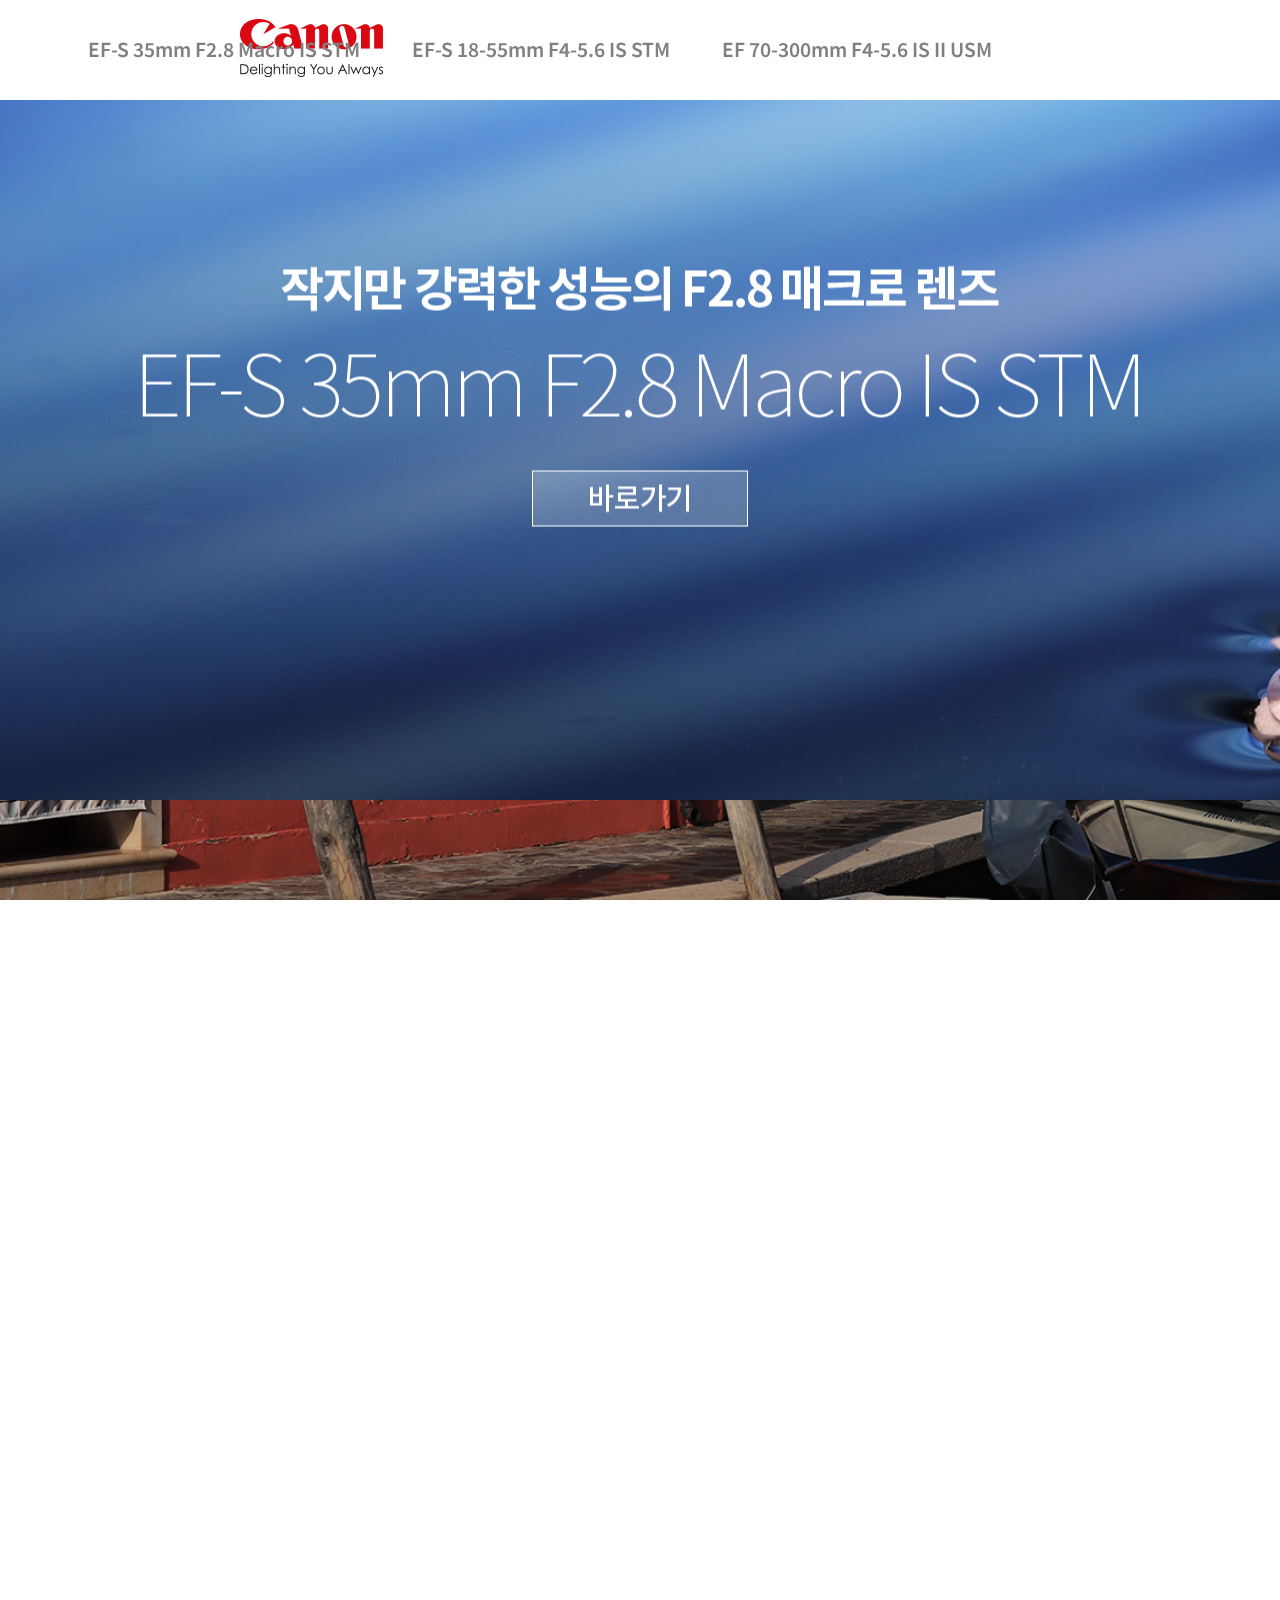
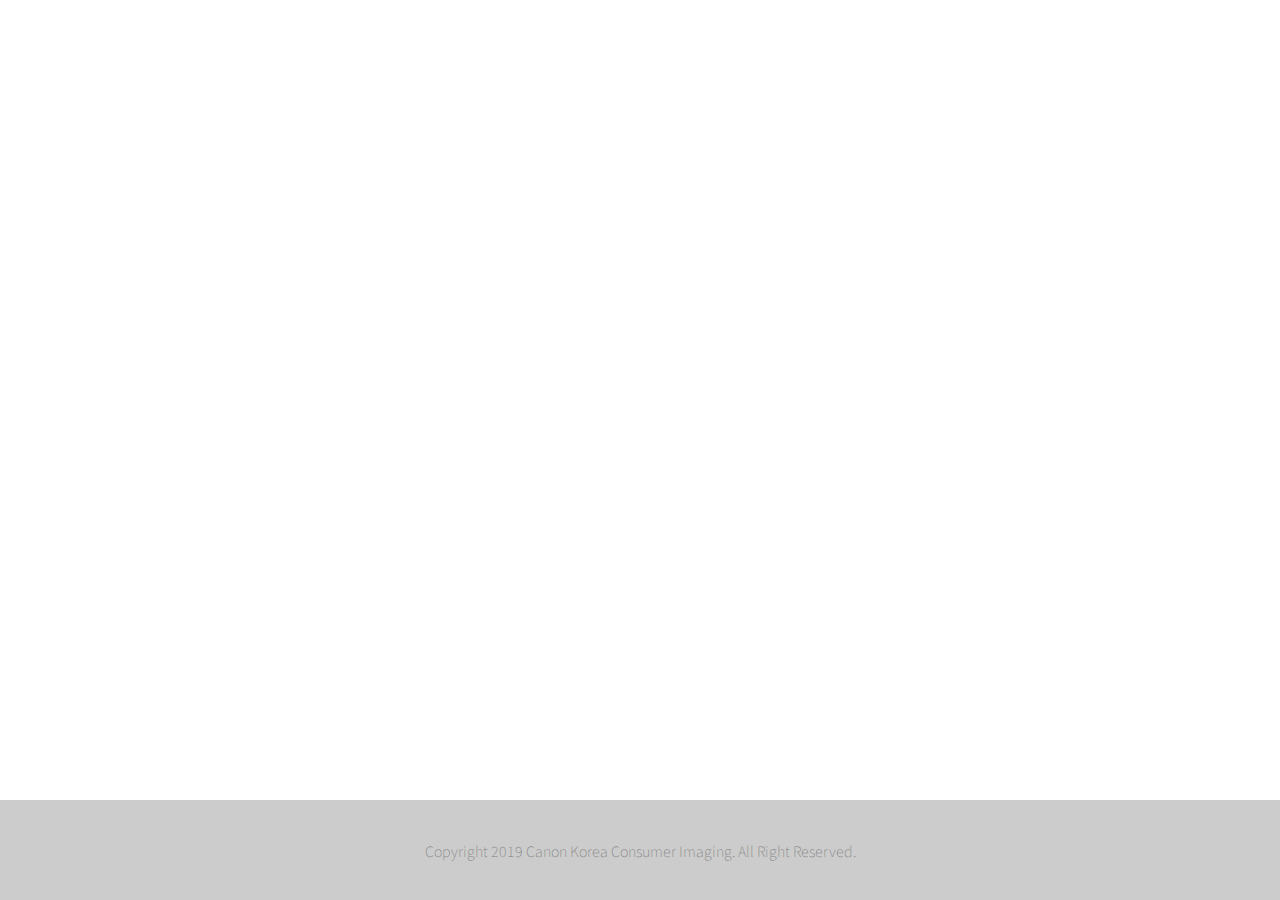
<file: index.html>
<!DOCTYPE html>
<html lang="kr" dir="ltr">
  <head>
    <meta charset="utf-8">
    <link href="https://fonts.googleapis.com/css?family=Noto+Sans+KR" rel="stylesheet">
    <title></title>
    <style>
      body, h1 {
        margin: 0px;
      }
      #scene{
        height: 800px;
        overflow: hidden;
        background-size: cover;
        background-attachment:fixed;
    }
      .one{background-image: url(images/index_07.png);}
      .two{background-image: url(images/index_08.png);}
      .three{background-image: url(images/index_09.png);}
      #scene h1{
        position: relative;
        left: 50%;
        top: 50%;
        transform: translateX(-50%) translateY(-50%);
        text-align: center;
      }
      /*--푸터적용--*/
        footer{height: 100px;
        background-color: rgba(0, 0, 0, 0.2);
      }
      .footer{
        position: relative;
        left: 50%;
        top: 50%;
        transform: translateX(-50%) translateY(-50%);
        text-align: center;
        font-family: 'Noto Sans KR', sans-serif;
        font-size: 0.9rem; font-weight: 100; color: gray;
      }
      /*--네이게이션 처리--*/
      .wrap{
        border: 0px solid red;
        height: 100px; width: 100%; position: fixed;
        background-color: white; z-index: 10;
      }
      .logo{
        border: 0px solid blue;
        display: inline-block;
        margin-left: 240px;
      }
      .nav{
        border: 0px solid green;
        position: fixed; right: 240px;
        top: 35px; display: inline-block;
        font-family: 'Noto Sans KR', sans-serif;
        font-size: 1.2rem; font-weight: 600; color: gray;
      }
      .space{
        margin-left: 3rem;
      }
      a, a:link :visited :active{
        text-decoration: none;
        color: gray;
      }
      a:hover{
        color: red;
      }
    </style>
  </head>
  <body>
    <nav class="wrap">
      <div class="logo">
        <img src="images/index_02.png">
      </div>
      <div class="nav">
        <a href="p01.html">EF-S 35mm F2.8 Macro IS STM</a>
        <span class="space"></span>
        <a href="p02.html">EF-S 18-55mm F4-5.6 IS STM</a>
        <span class="space"></span>
        <a href="p03.html">EF 70-300mm F4-5.6 IS II USM</a>
        <span class="space"></span>
      </div>
    </nav>
      <section id="scene" class="one">
        <h1><a href="p01.html"><img src="images/t01.png"></a></h1>
      </section>
      <section id="scene" class="two">
        <h1><a href="p02.html"><img src="images/t02.png"></a></h1>
      </section>
      <section id="scene" class="three">
        <h1><a href="p03.html"><img src="images/t03.png"></a></h1>
      </section>
        <footer>
          <div class="footer">Copyright 2019 Canon Korea Consumer Imaging. All Right Reserved.</div>
        </footer>
  </body>
</html>
</file>
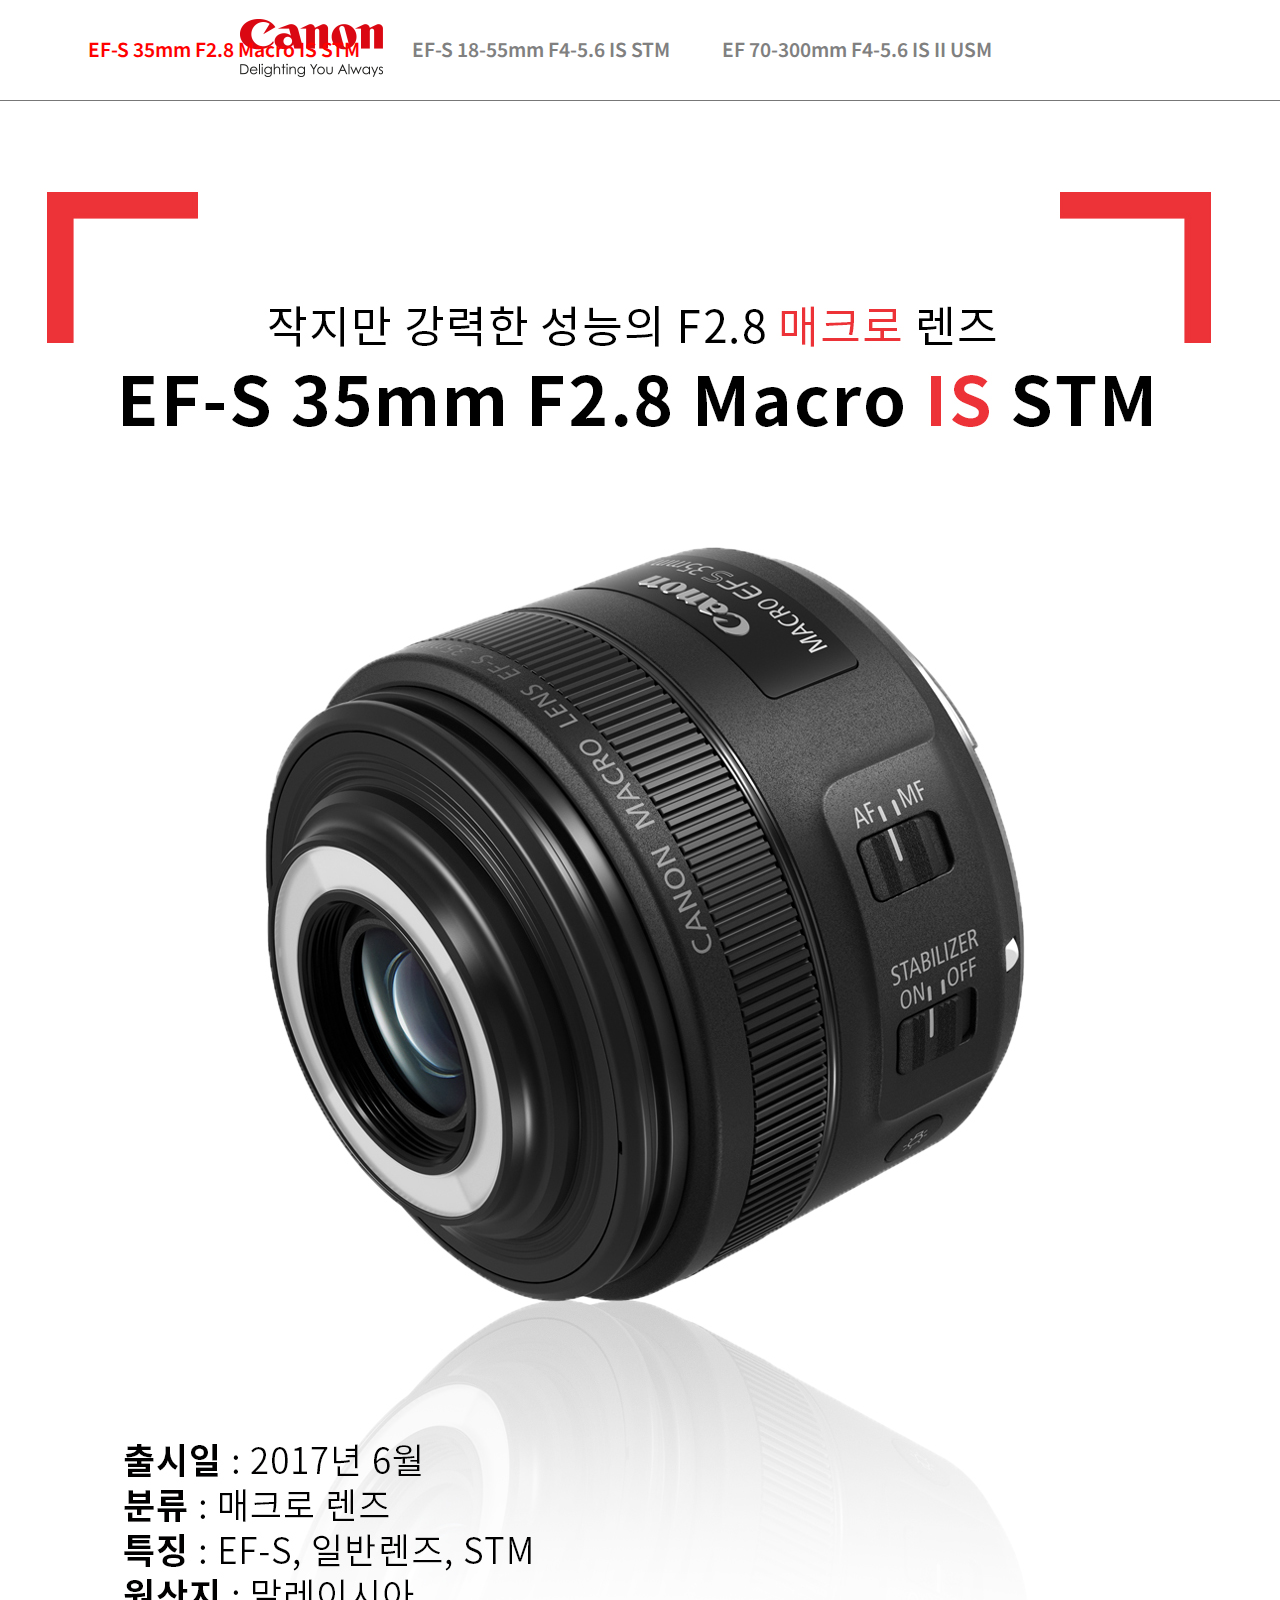
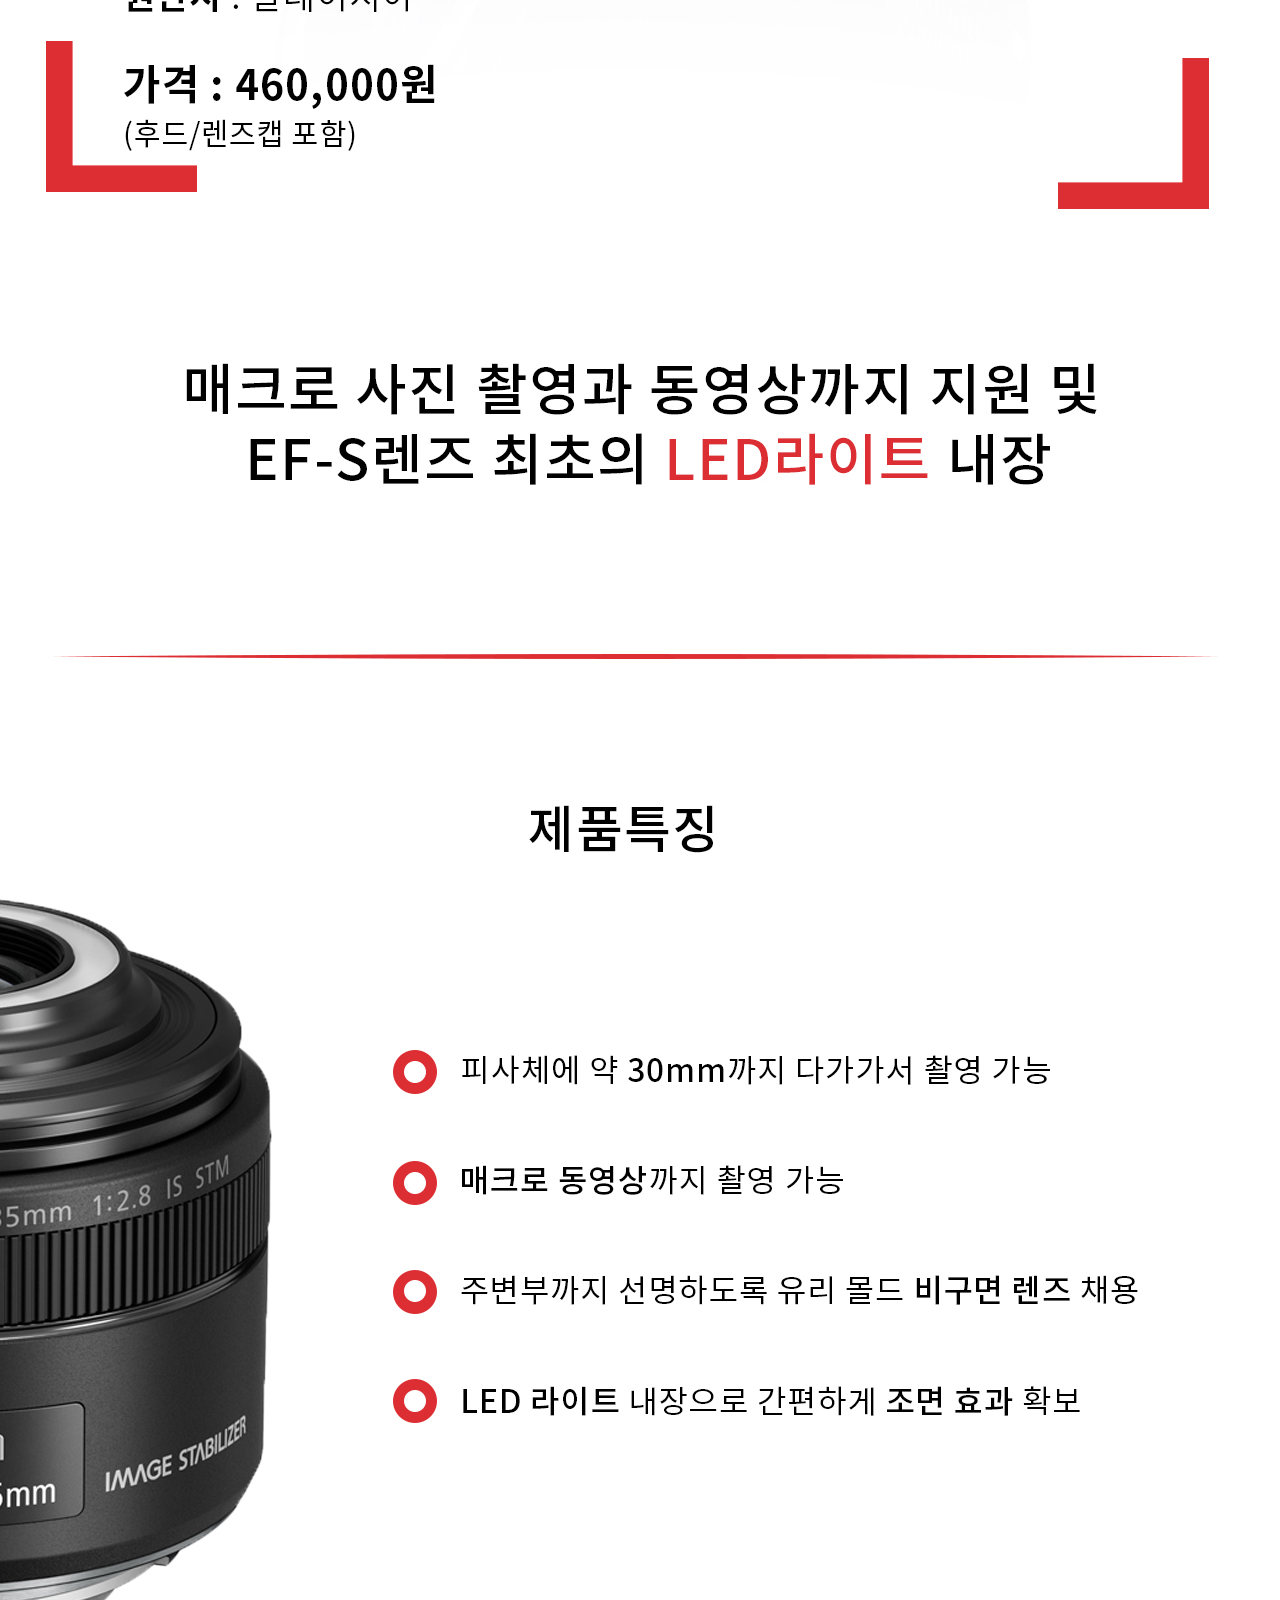
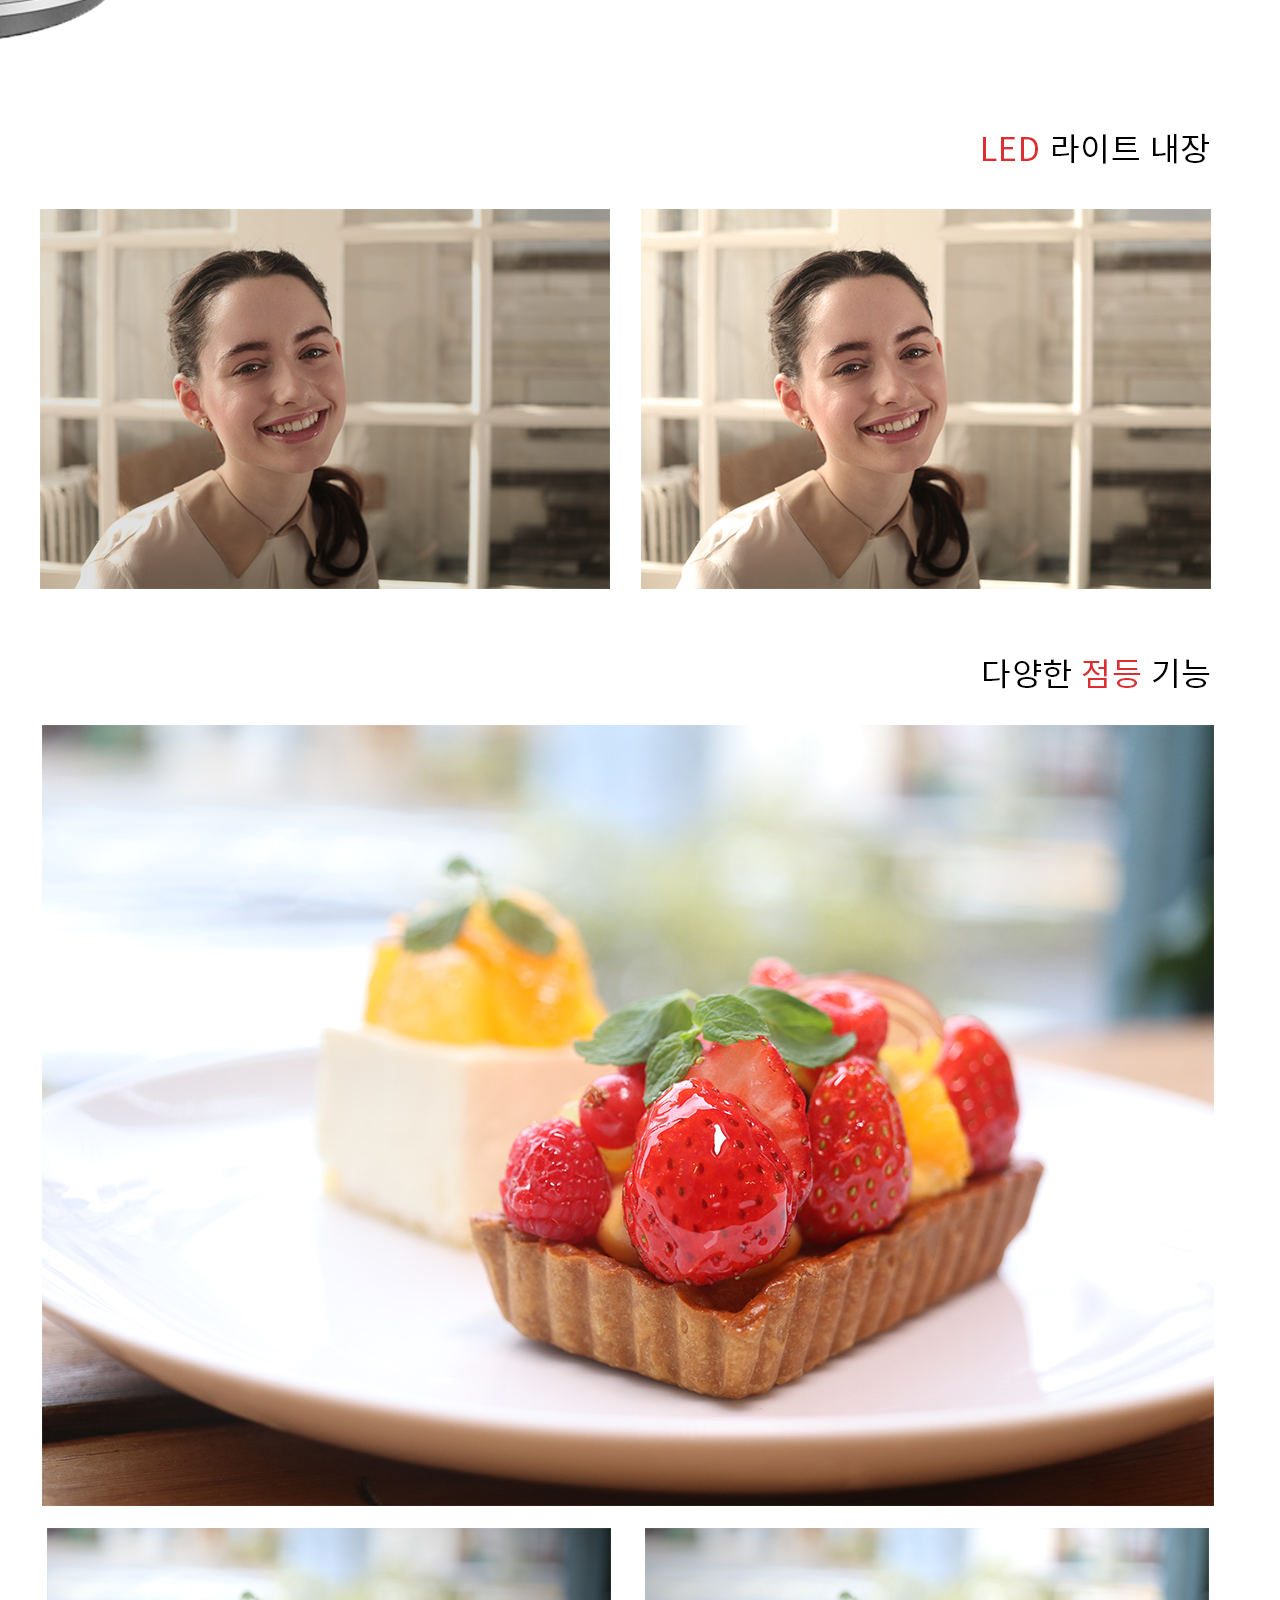
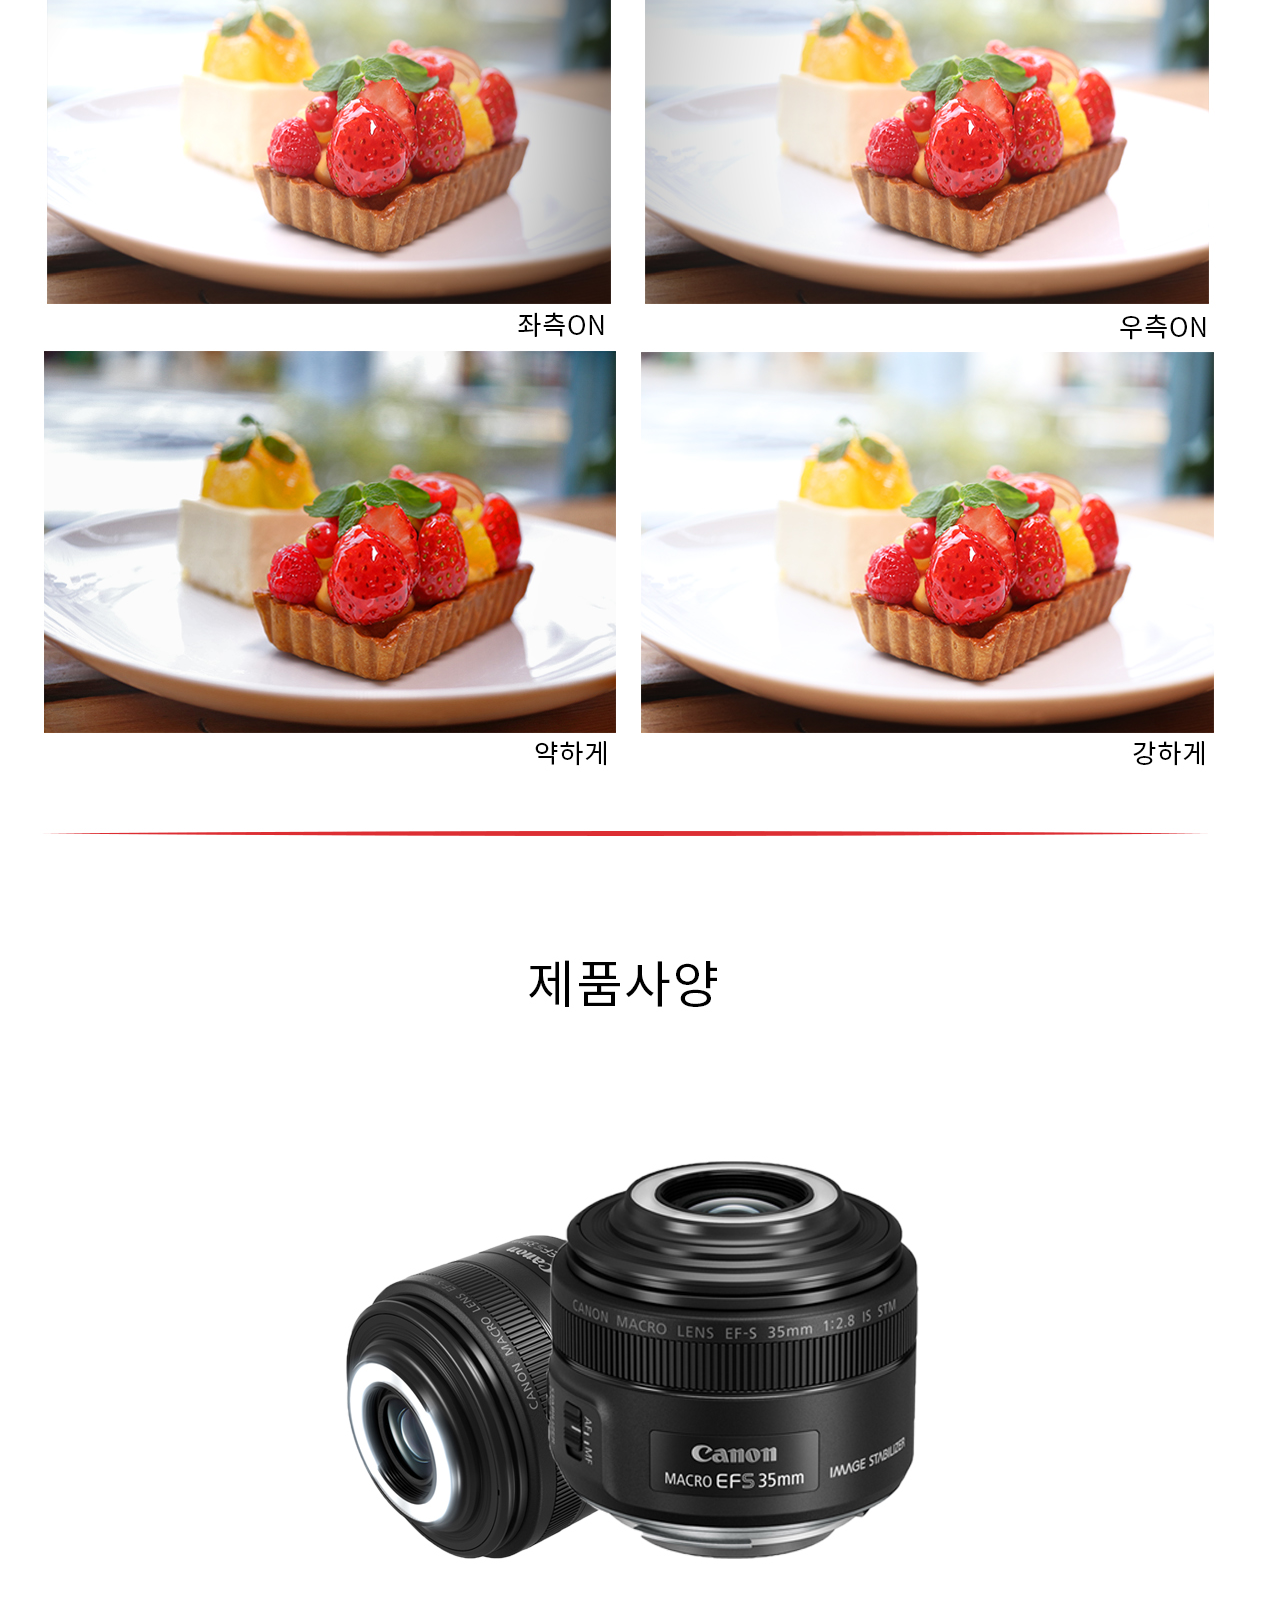
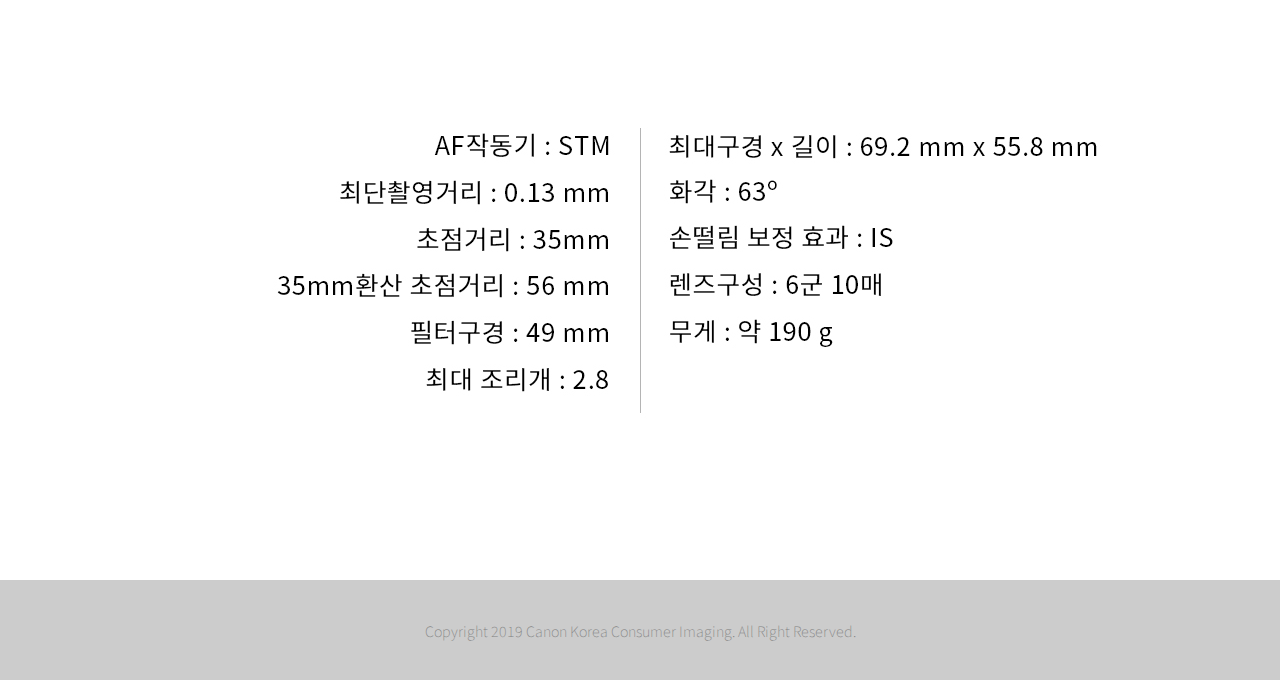
<file: p01.html>
<!DOCTYPE html>
<html lang="kr" dir="ltr">
  <head>
    <meta charset="utf-8">
    <link rel="stylesheet" href="css.css">
    <link href="https://fonts.googleapis.com/css?family=Noto+Sans+KR" rel="stylesheet">
    <title></title>
  </head>
  <body>
    <nav class="wrap">
      <div class="logo">
        <a href="index.html"><img src="images/index_02.png"></a>

      </div>
      <div class="nav">
        <a href="p01.html" style="color:red">EF-S 35mm F2.8 Macro IS STM</a>
        <span class="space"></span>
        <a href="p02.html">EF-S 18-55mm F4-5.6 IS STM</a>
        <span class="space"></span>
        <a href="p03.html">EF 70-300mm F4-5.6 IS II USM</a>
        <span class="space"></span>
      </div>
    </nav>

    <section class="bodywrap">
      <div class="page">
        <img src="images/01.jpg">
      </div>
    </section>

        <footer>
          <div class="footer">Copyright 2019 Canon Korea Consumer Imaging. All Right Reserved.</div>
        </footer>
  </body>
</html>
</file>
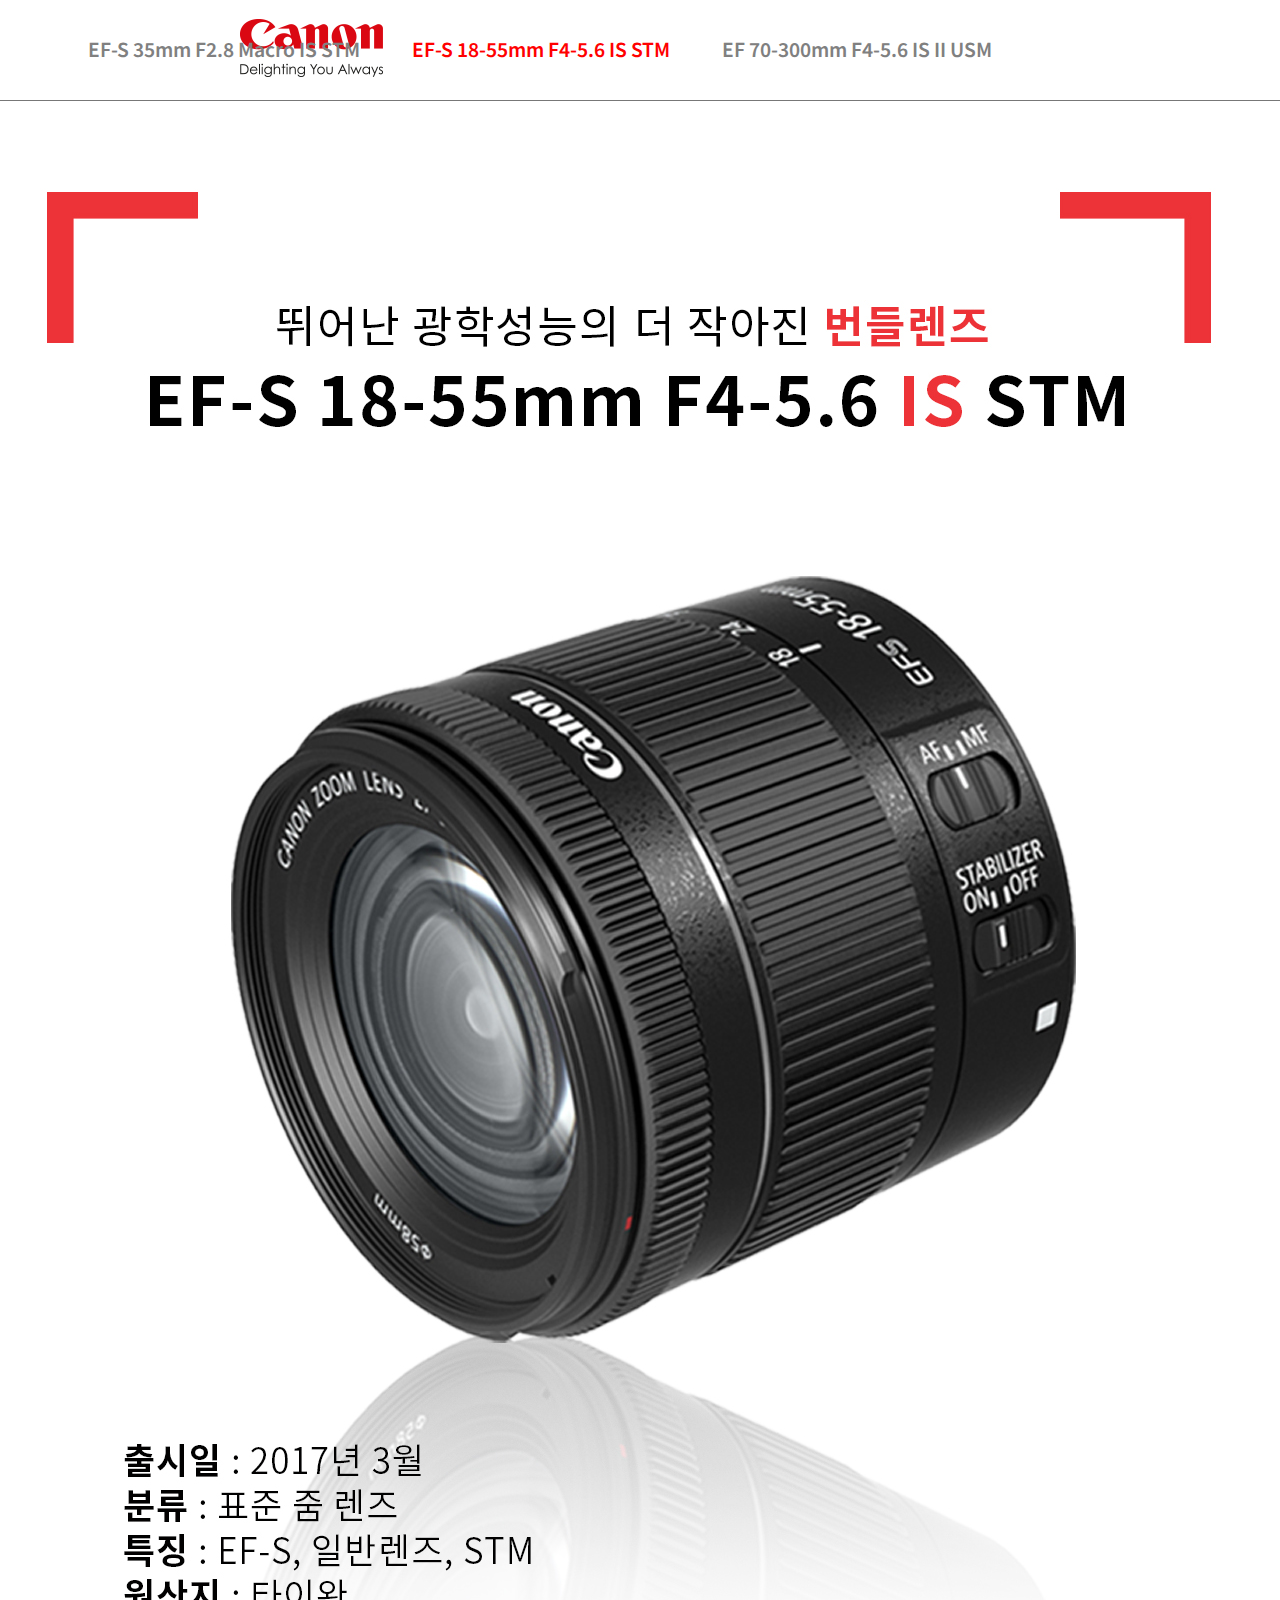
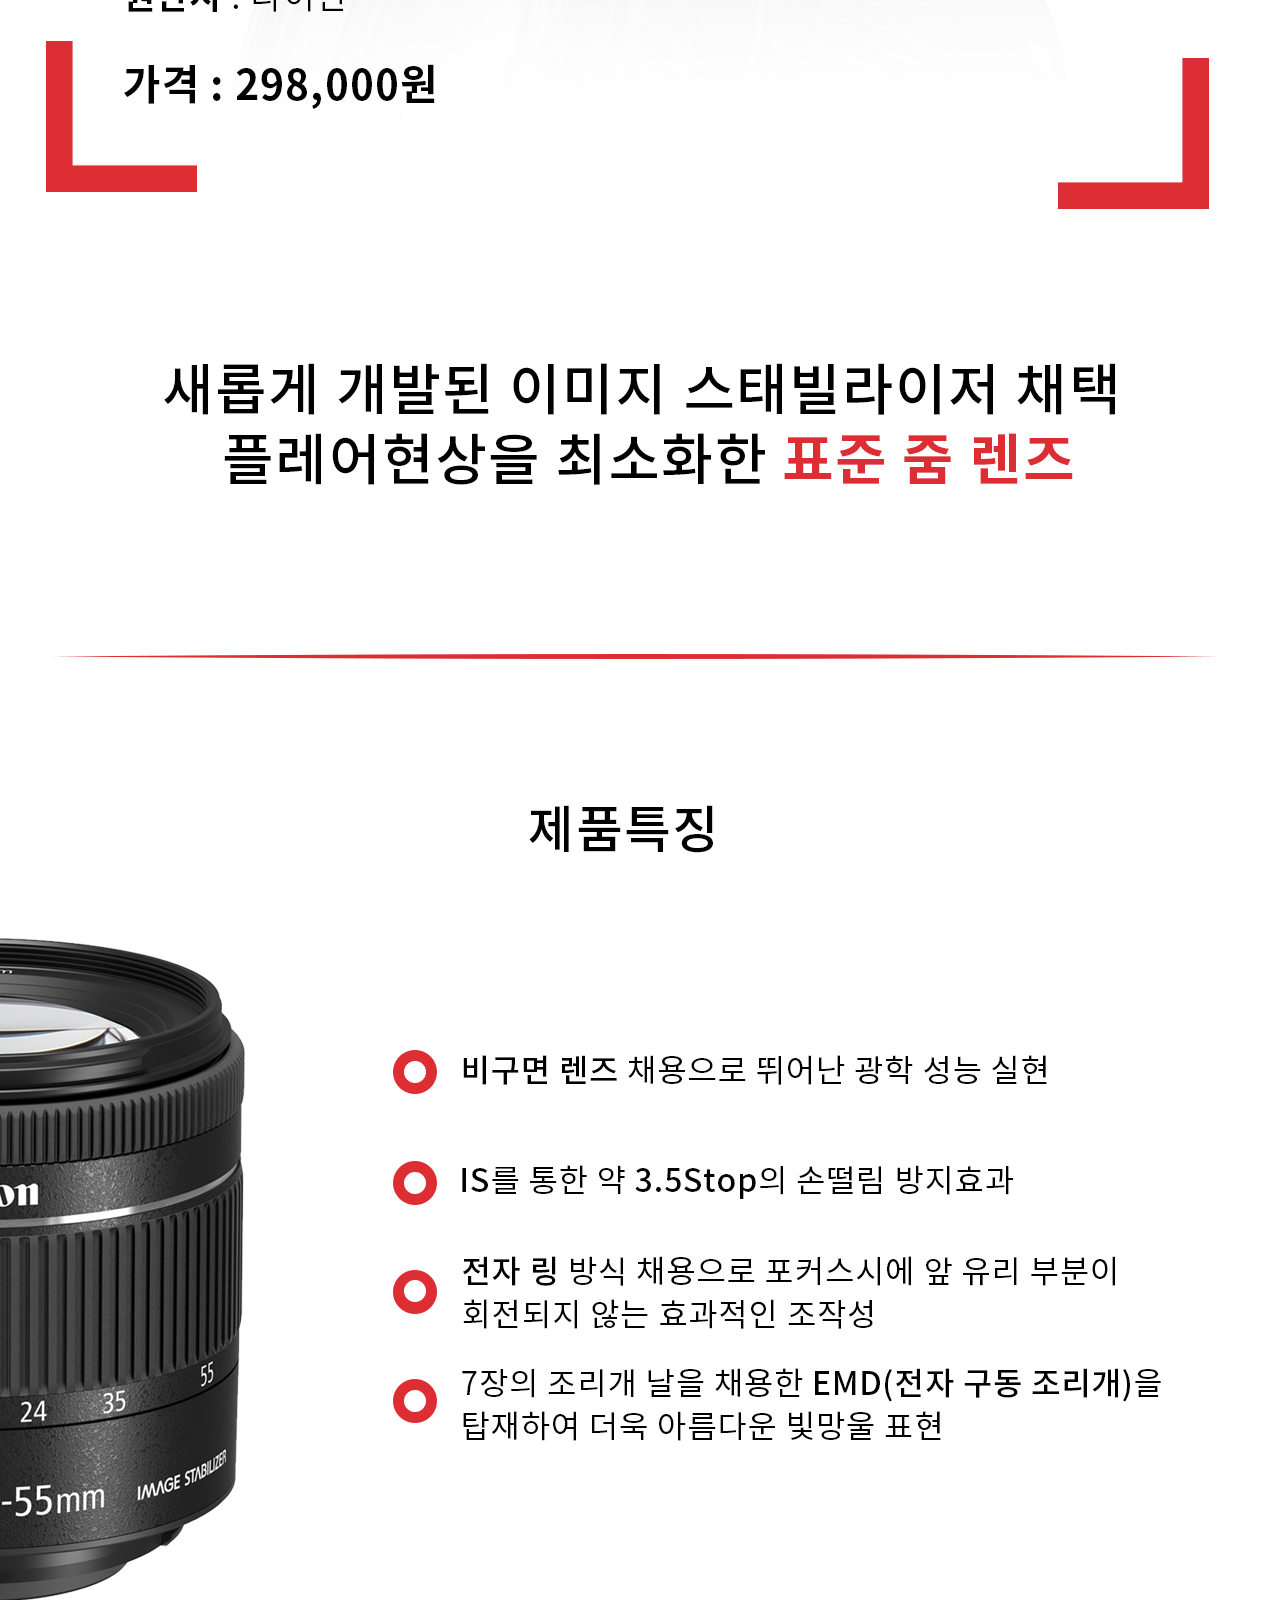
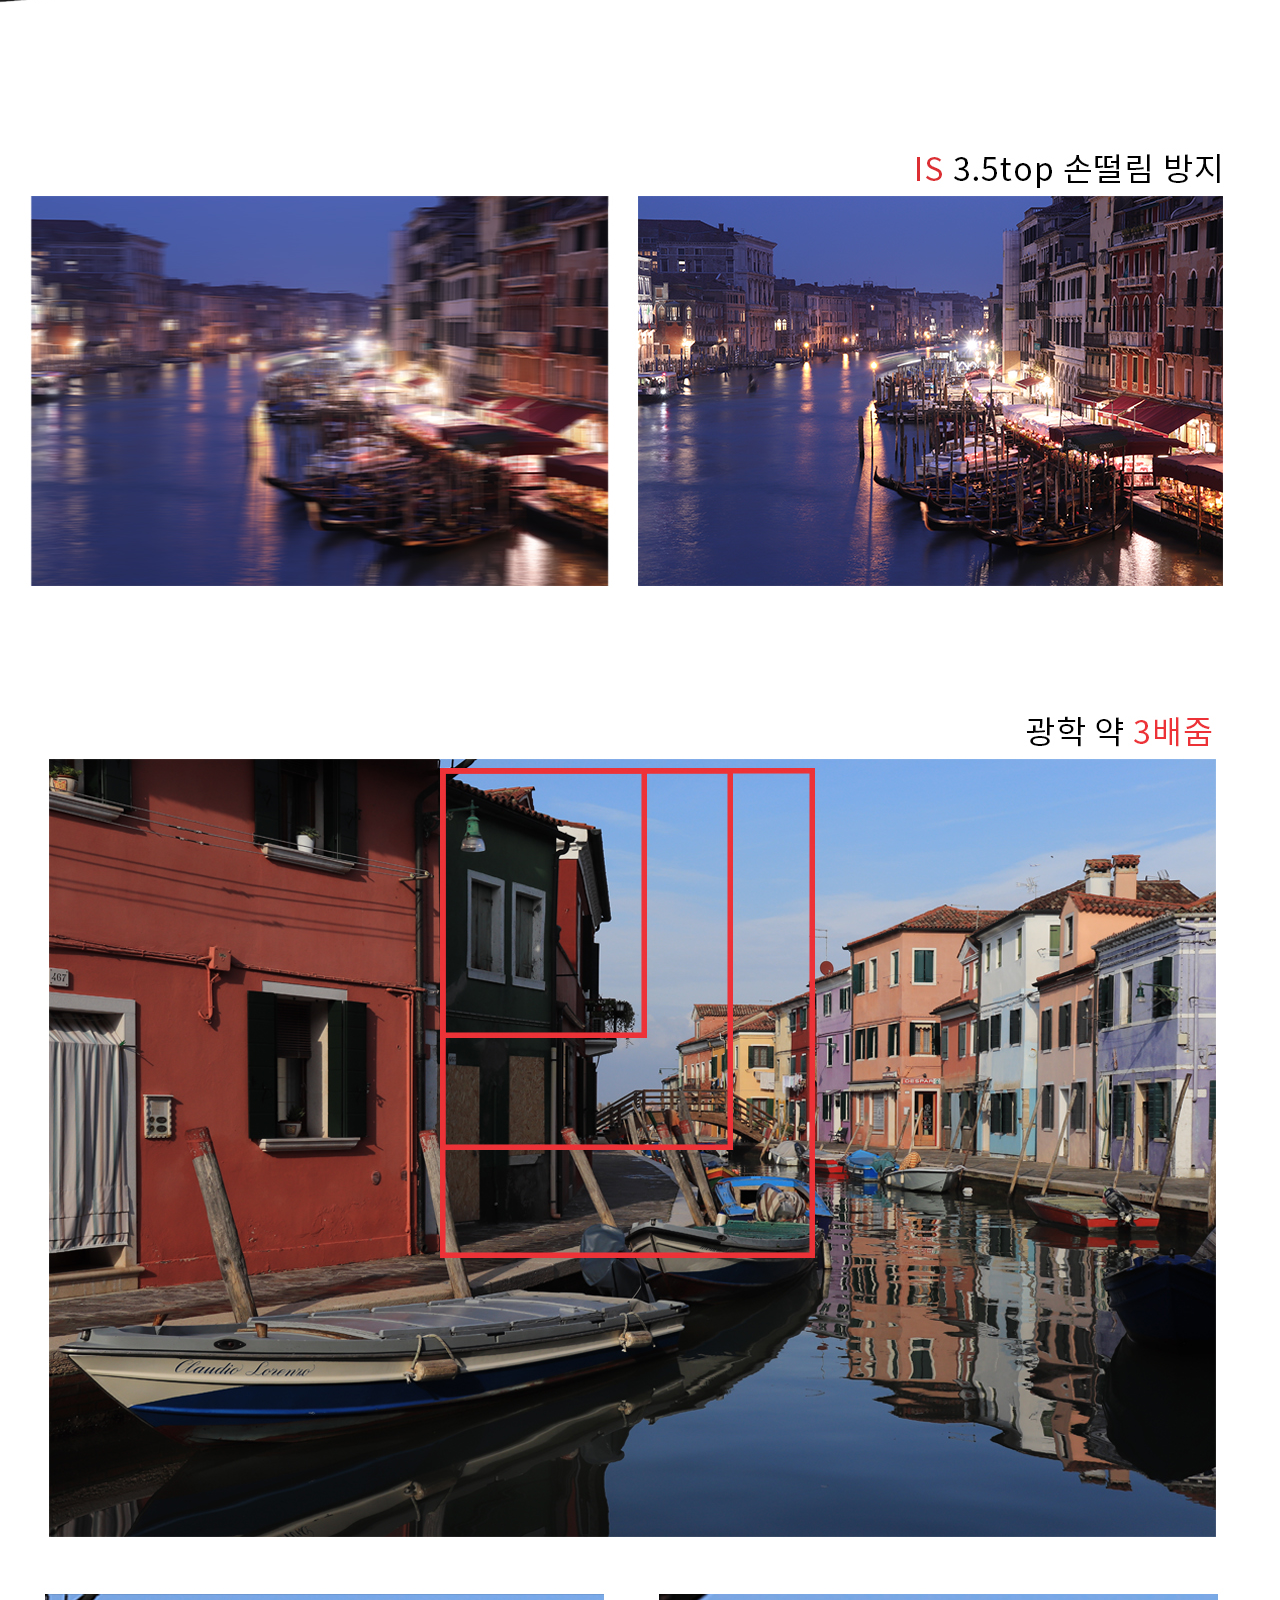
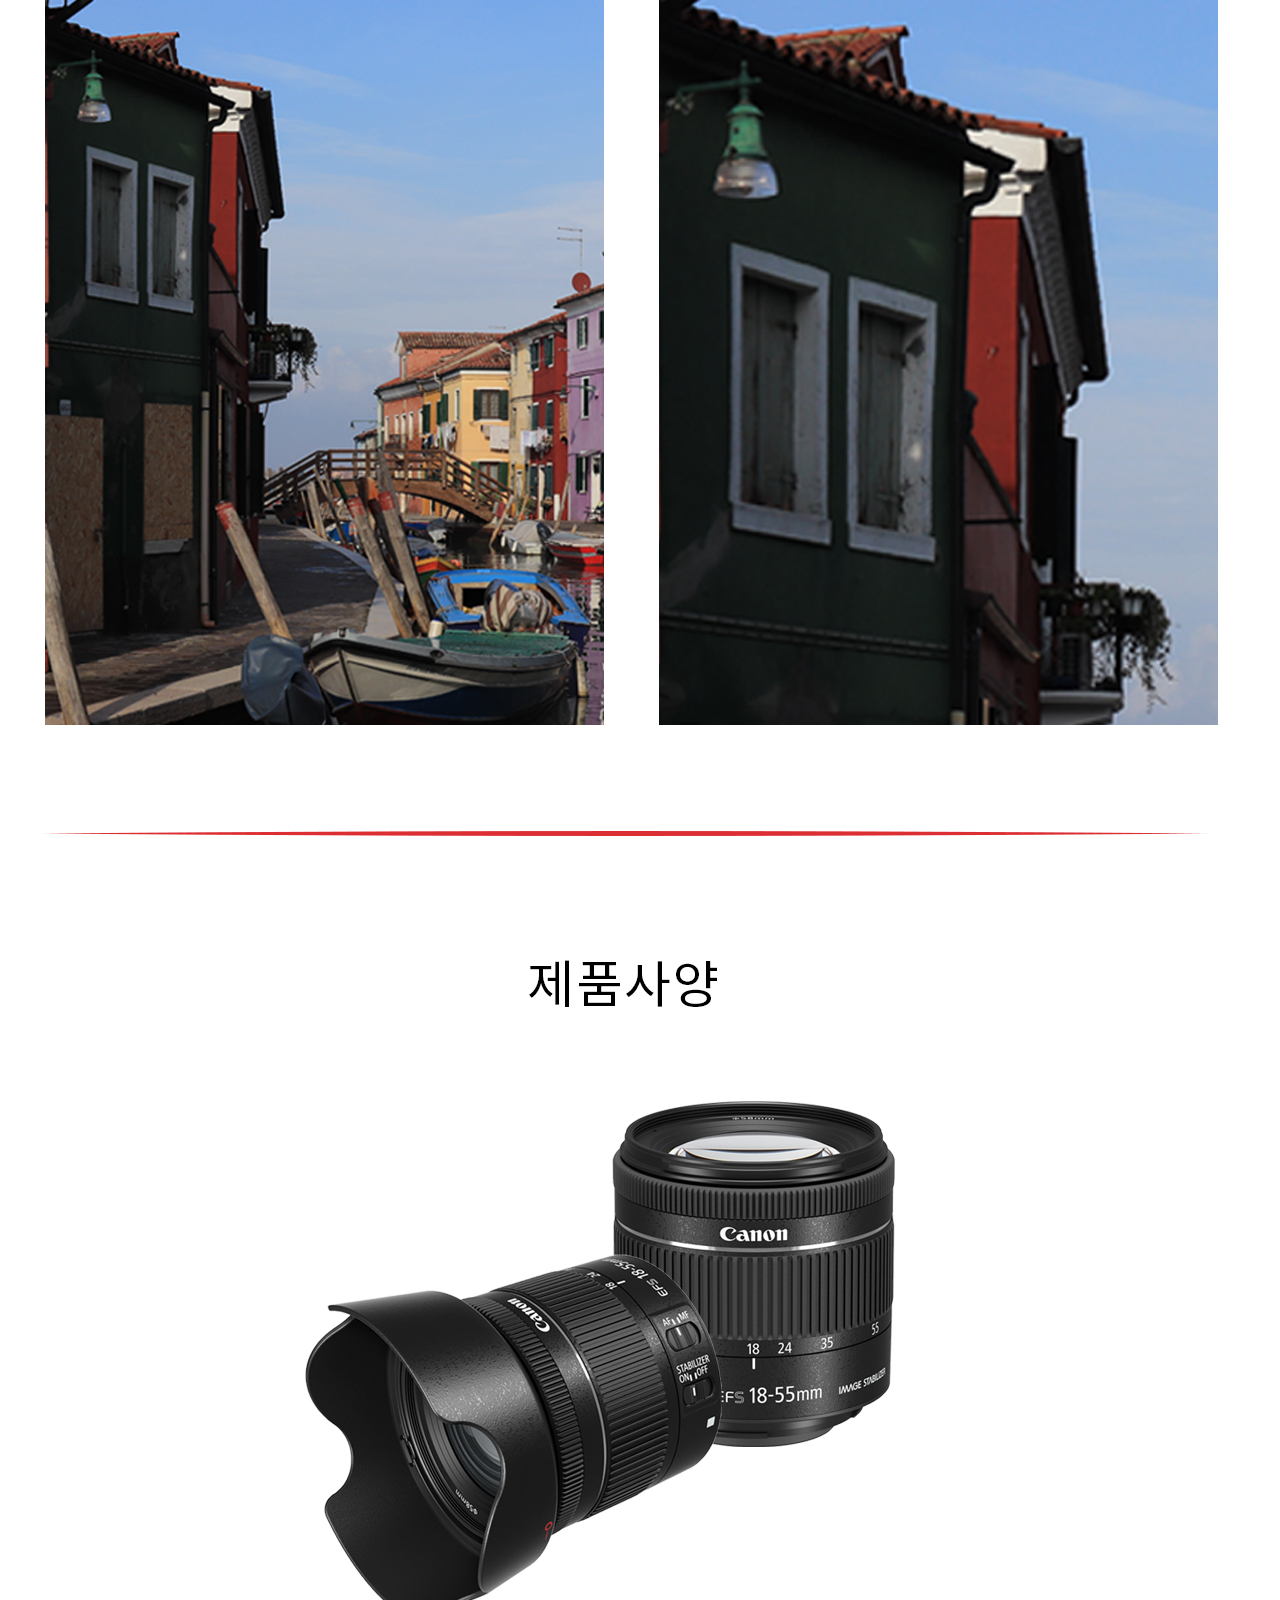
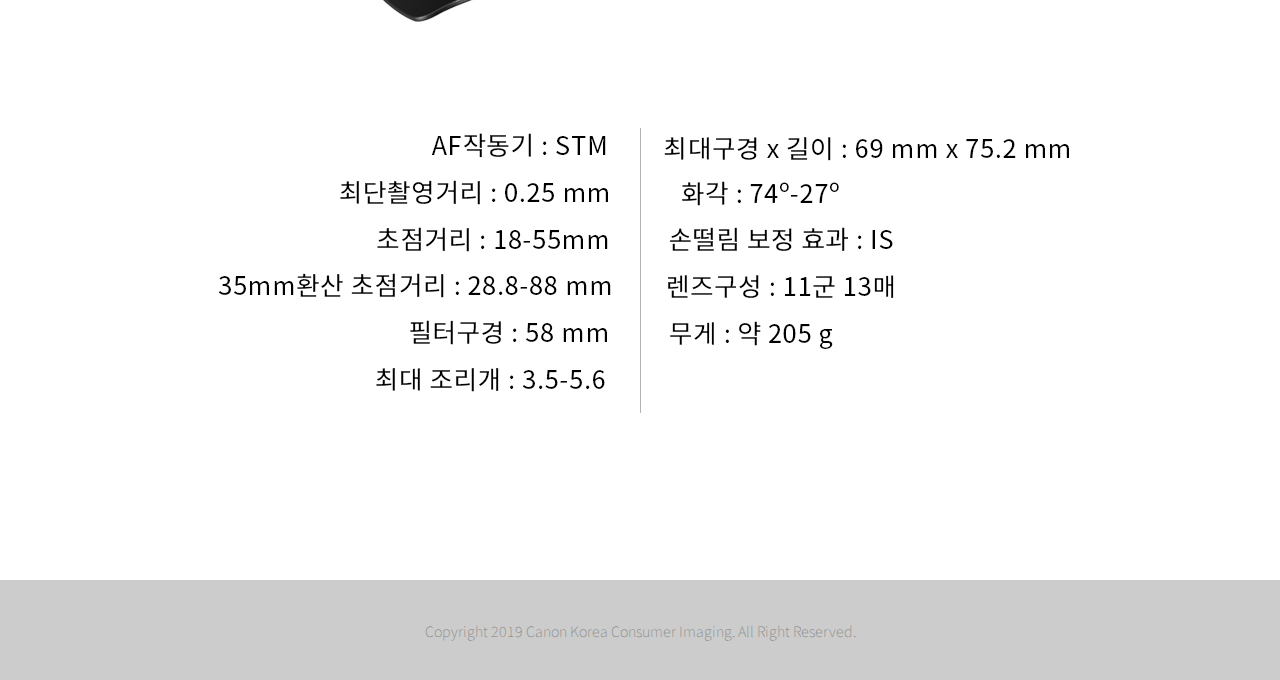
<file: p02.html>
<!DOCTYPE html>
<html lang="kr" dir="ltr">
  <head>
    <meta charset="utf-8">
    <link rel="stylesheet" href="css.css">
    <link href="https://fonts.googleapis.com/css?family=Noto+Sans+KR" rel="stylesheet">
    <title></title>
  </head>
  <body>
    <nav class="wrap">
      <div class="logo">
        <a href="index.html"><img src="images/index_02.png"></a>

      </div>
      <div class="nav">
        <a href="p01.html">EF-S 35mm F2.8 Macro IS STM</a>
        <span class="space"></span>
        <a href="p02.html" style="color:red">EF-S 18-55mm F4-5.6 IS STM</a>
        <span class="space"></span>
        <a href="p03.html">EF 70-300mm F4-5.6 IS II USM</a>
        <span class="space"></span>
      </div>
    </nav>

    <section class="bodywrap">
      <div class="page">
        <img src="images/02.jpg">
      </div>
    </section>

        <footer>
          <div class="footer">Copyright 2019 Canon Korea Consumer Imaging. All Right Reserved.</div>
        </footer>
  </body>
</html>
</file>
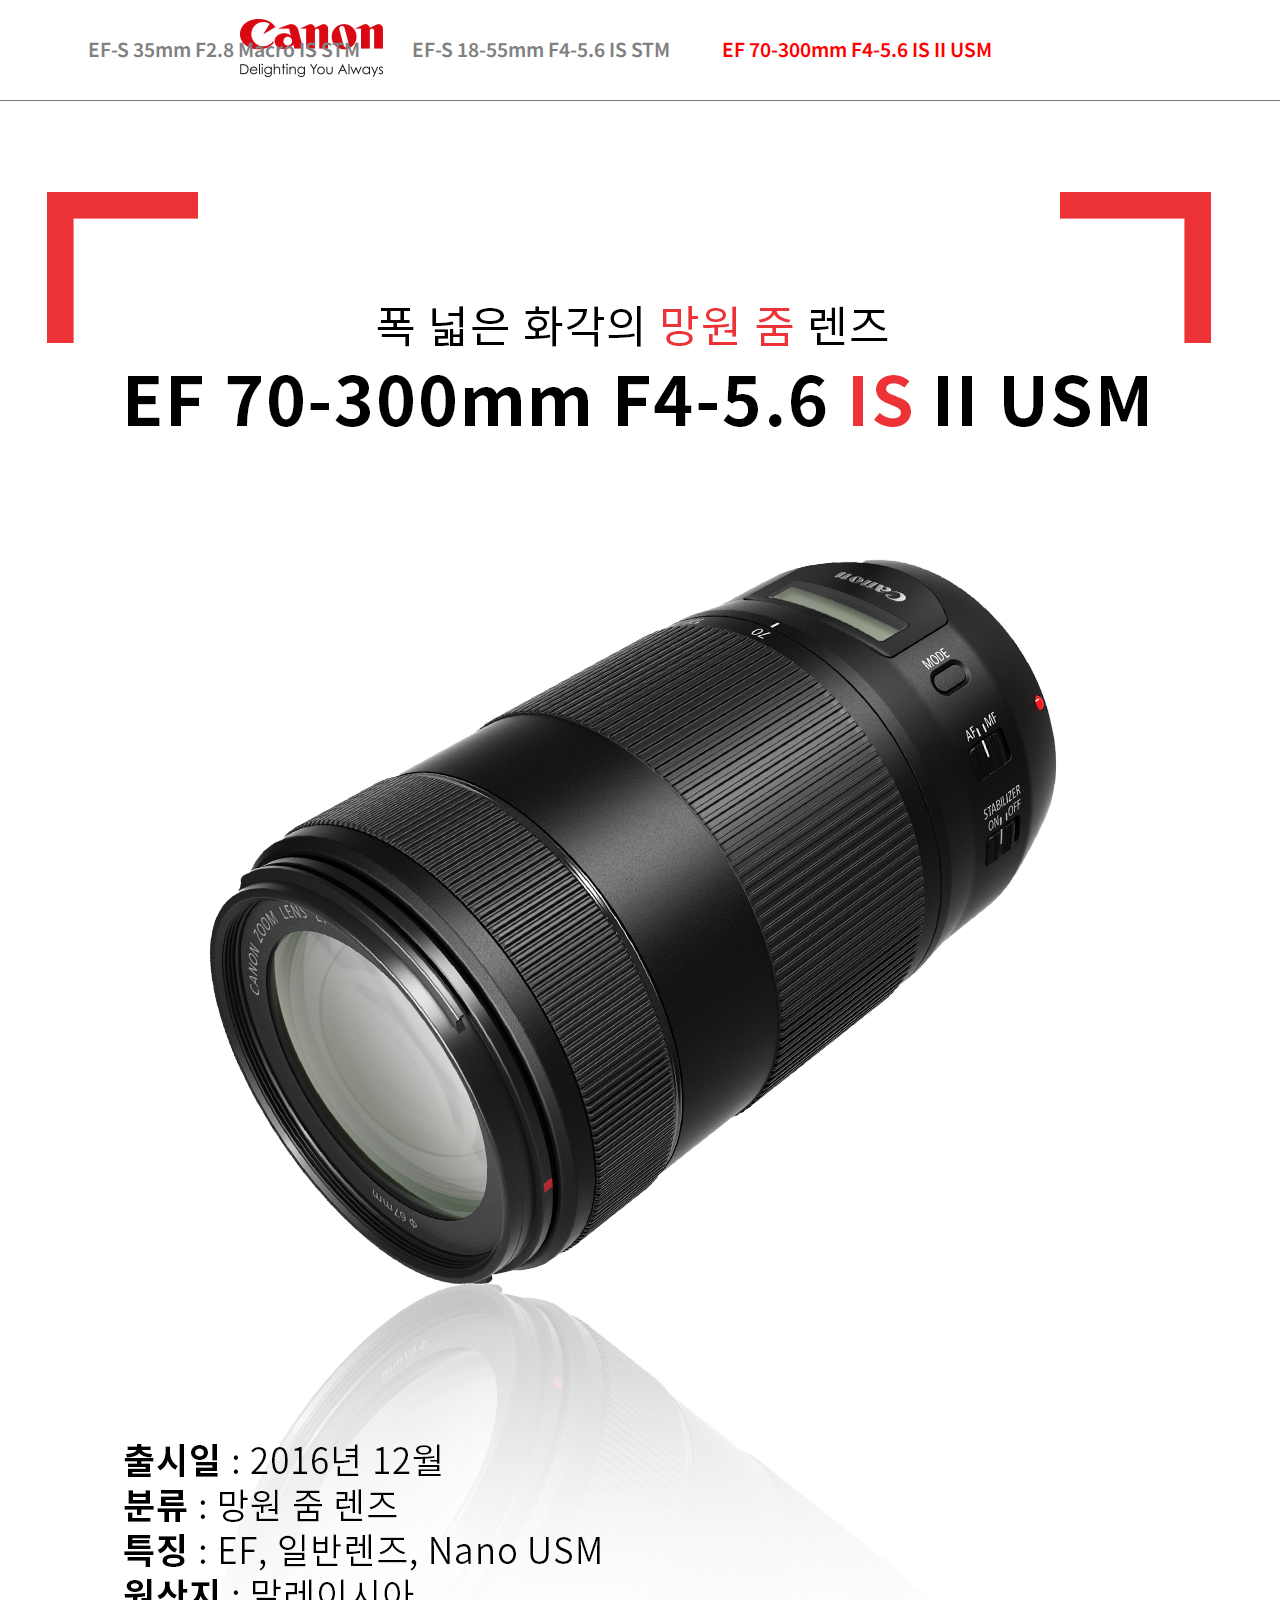
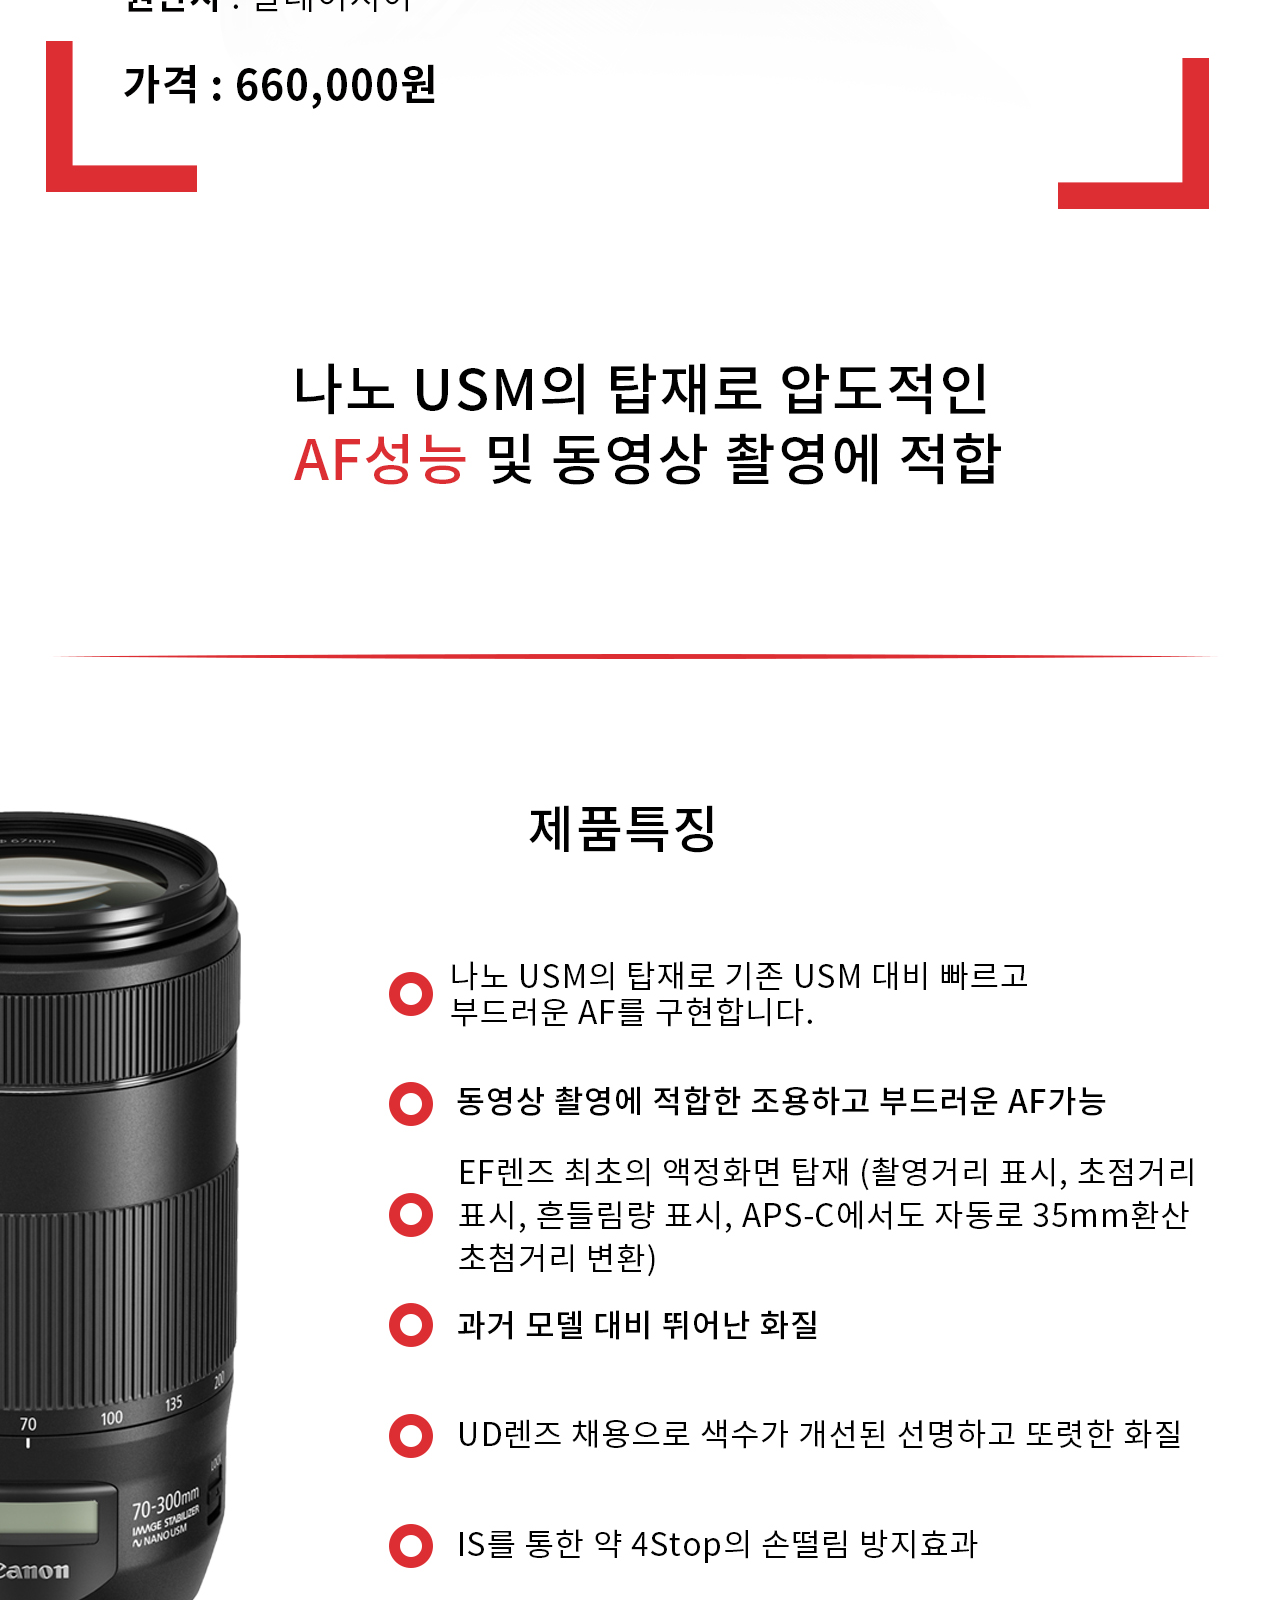
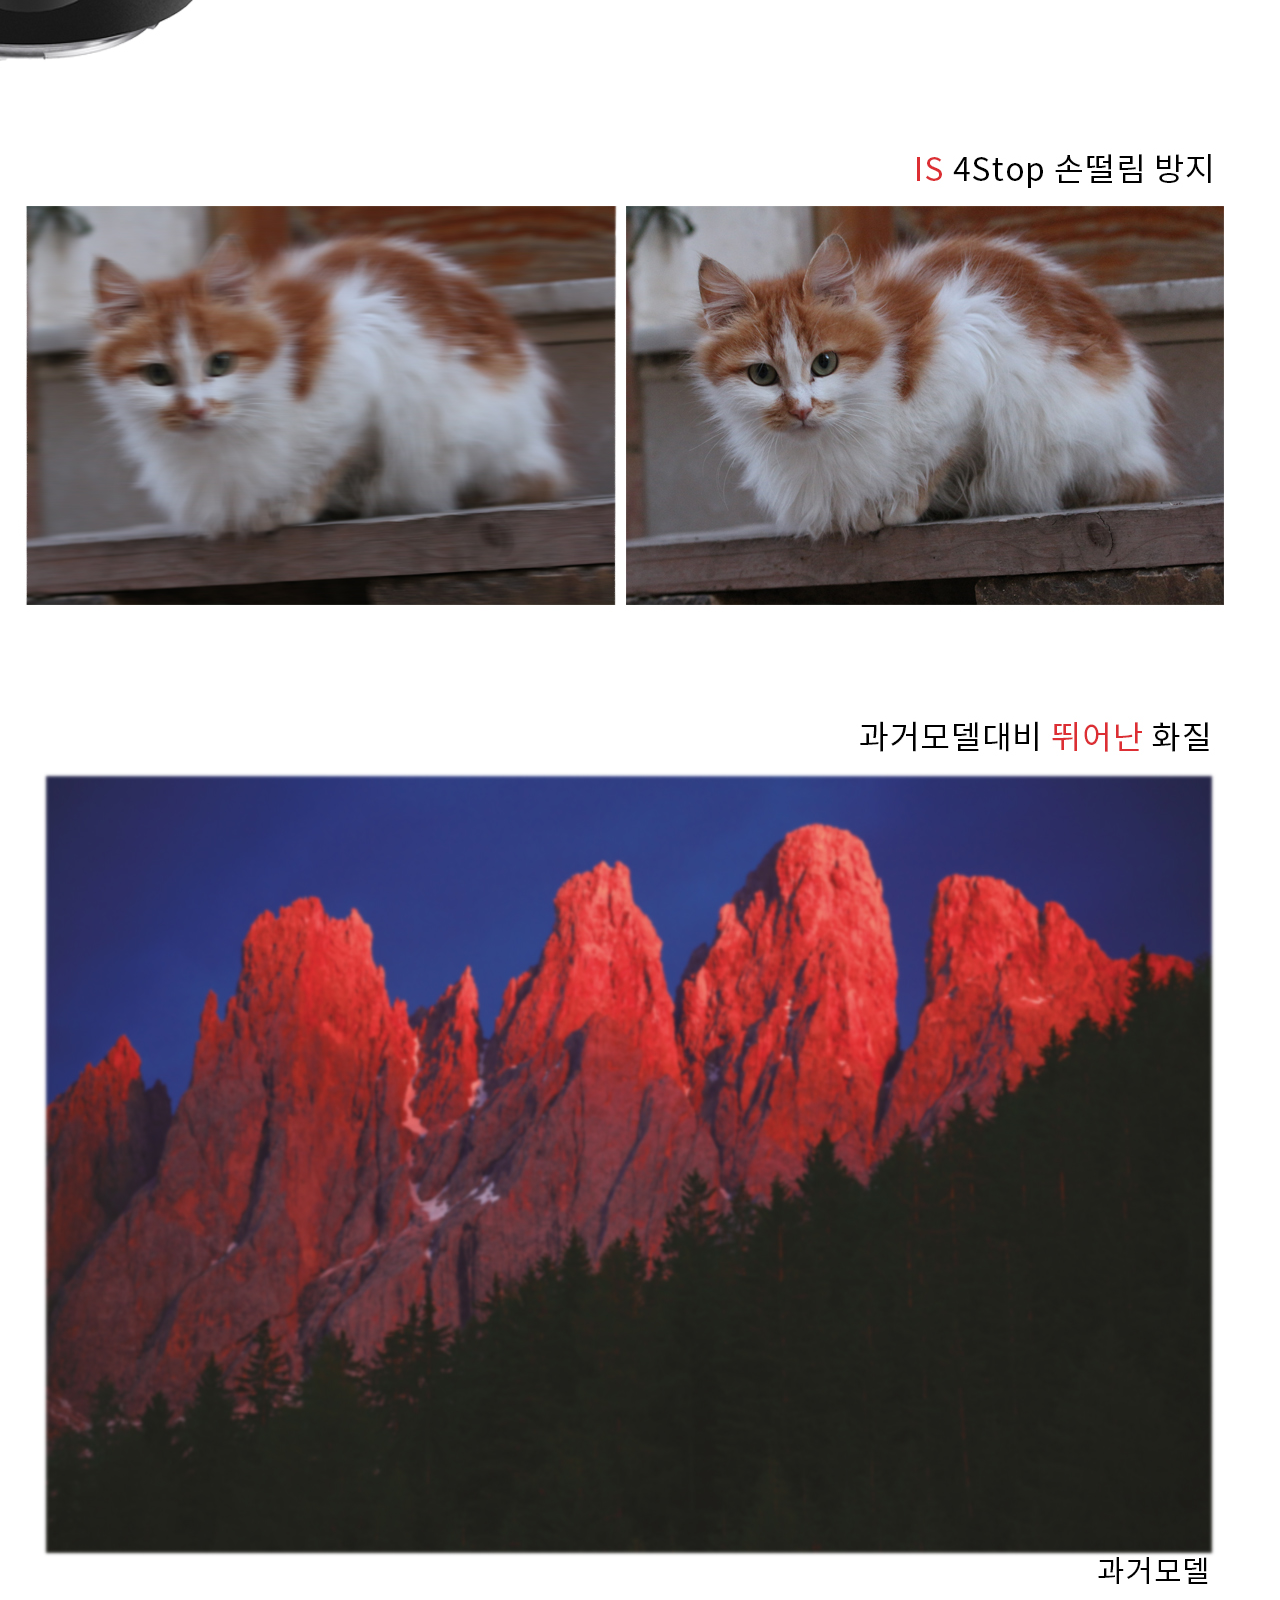
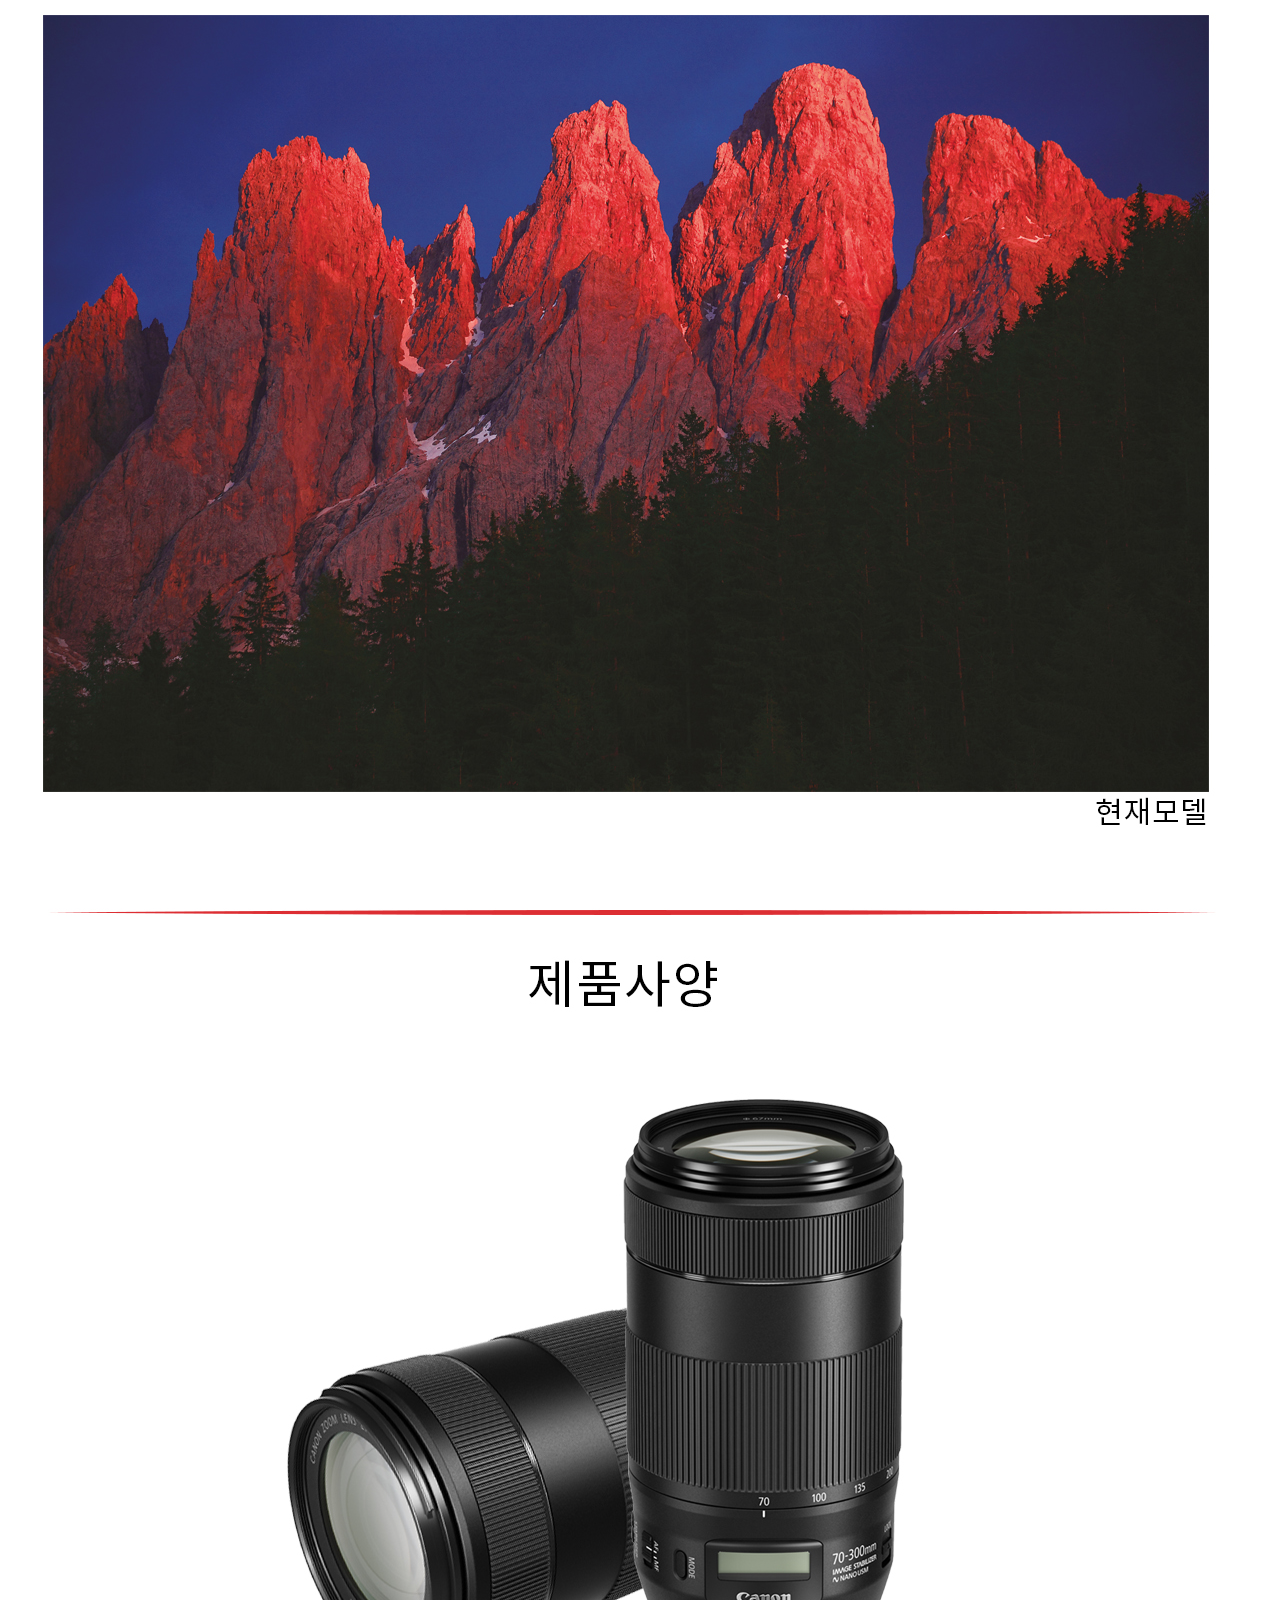
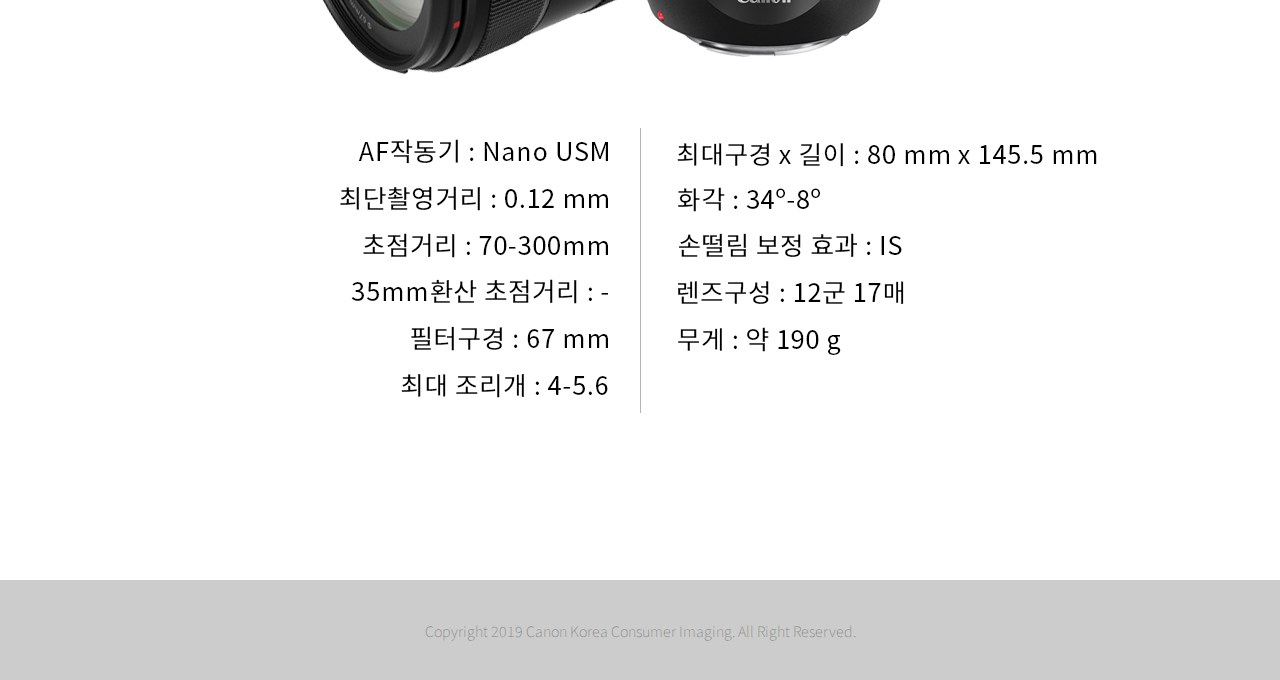
<file: p03.html>
<!DOCTYPE html>
<html lang="kr" dir="ltr">
  <head>
    <meta charset="utf-8">
    <link rel="stylesheet" href="css.css">
    <link href="https://fonts.googleapis.com/css?family=Noto+Sans+KR" rel="stylesheet">
    <title></title>
  </head>
  <body>
    <nav class="wrap">
      <div class="logo">
        <a href="index.html"><img src="images/index_02.png"></a>

      </div>
      <div class="nav">
        <a href="p01.html">EF-S 35mm F2.8 Macro IS STM</a>
        <span class="space"></span>
        <a href="p02.html">EF-S 18-55mm F4-5.6 IS STM</a>
        <span class="space"></span>
        <a href="p03.html" style="color:red">EF 70-300mm F4-5.6 IS II USM</a>
        <span class="space"></span>
      </div>
    </nav>
    <section class="bodywrap">
      <div class="page">
        <img src="images/03.jpg">
      </div>
    </section>

        <footer>
          <div class="footer">Copyright 2019 Canon Korea Consumer Imaging. All Right Reserved.</div>
        </footer>
  </body>
</html>
</file>
<file: css.css>
body, h1 {
  margin: 0px;
}
#scene{
  height: 800px;
  overflow: hidden;
  background-size: cover;
  background-attachment:fixed;
}
.one{background-image: url(images/index_07.png);}
.two{background-image: url(images/index_08.png);}
.three{background-image: url(images/index_09.png);}
#scene h1{
  position: relative;
  left: 50%;
  top: 50%;
  transform: translateX(-50%) translateY(-50%);
  text-align: center;
}
/*--푸터적용--*/
  footer{height: 100px;
  background-color: rgba(0, 0, 0, 0.2);
}
.footer{
  position: relative;
  left: 50%;
  top: 50%;
  transform: translateX(-50%) translateY(-50%);
  text-align: center;
  font-family: 'Noto Sans KR', sans-serif;
  font-size: 0.9rem; font-weight: 100; color: gray;
}
/*--네이게이션 처리--*/
.wrap{
  border: 0px solid red;
  height: 100px; width: 100%; position: static;
  background-color: white; z-index: 10;
}
.logo{
  border: 0px solid blue;
  display: inline-block;
  margin-left: 240px;
}
.nav{
  border: 0px solid green;
  position: absolute; right: 240px;
  top: 35px; display: inline-block;
  font-family: 'Noto Sans KR', sans-serif;
  font-size: 1.2rem; font-weight: 600; color: gray;
}
.space{
  margin-left: 3rem;
}
a, a:link :visited :active{
  text-decoration: none;
  color: gray;
}
a:hover{
  color: red;
}
/*---서브페이지 구성---*/
.bodywrap{
  top: 100px;
  width: 100%;
  height: 100%;
}
.page{
position: relative;
width: 1440px;
left: 50%;
transform: translateX(-50%);

}
</file>
